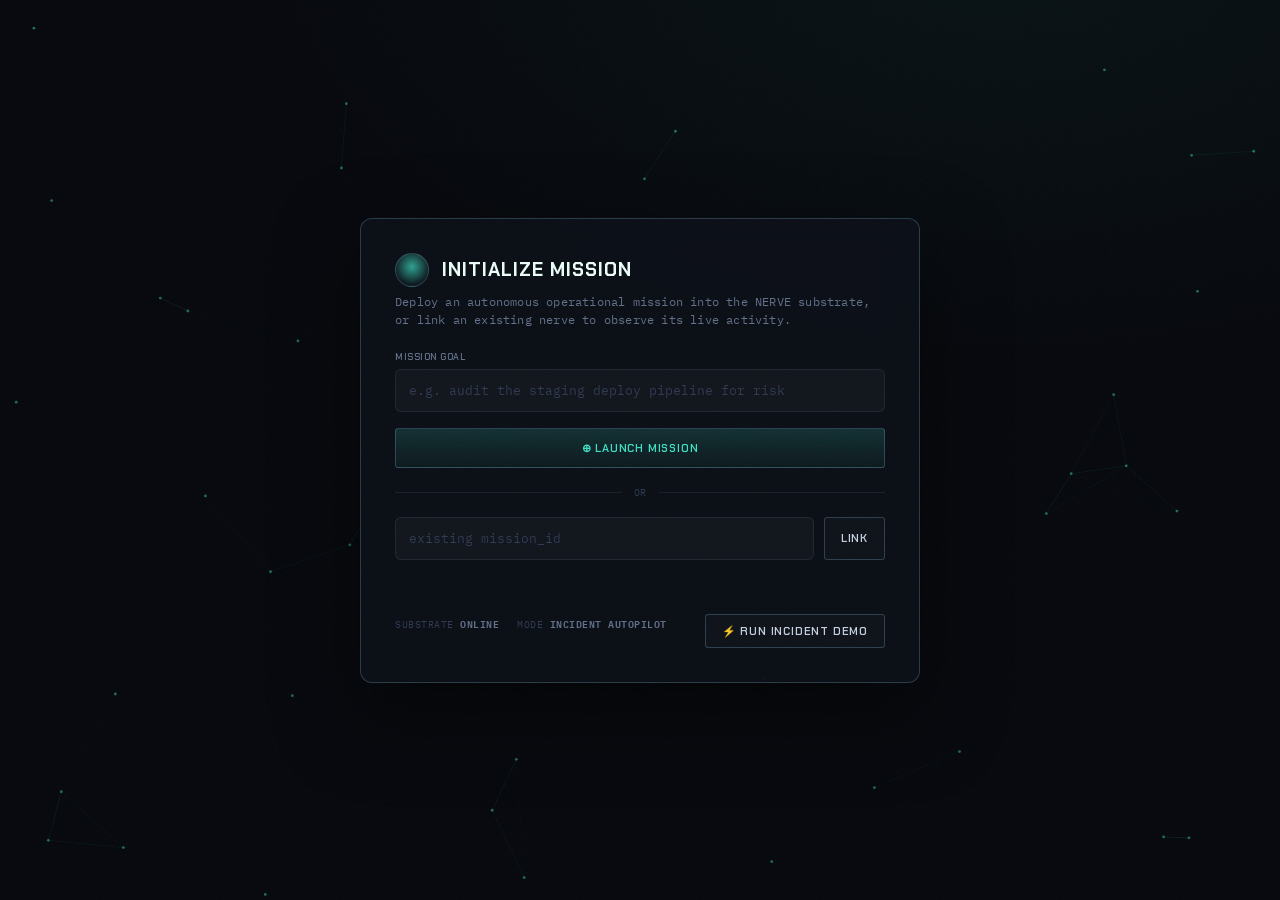
<file: dashboard/templates/live-classic.html>
<!DOCTYPE html>
<html lang="en">
<head>
  <meta charset="UTF-8" />
  <meta name="viewport" content="width=device-width, initial-scale=1.0" />
  <title>NERVE · Autonomous Operations Control</title>
  <link rel="icon" href="data:image/svg+xml,%3Csvg xmlns='http://www.w3.org/2000/svg' viewBox='0 0 32 32'%3E%3Ccircle cx='16' cy='16' r='6' fill='%233fe0c5'/%3E%3Ccircle cx='16' cy='16' r='12' fill='none' stroke='%233fe0c5' stroke-opacity='.4' stroke-width='1.5'/%3E%3C/svg%3E" />
  <link rel="preconnect" href="https://fonts.googleapis.com" />
  <link rel="preconnect" href="https://fonts.gstatic.com" crossorigin />
  <link href="https://fonts.googleapis.com/css2?family=Chakra+Petch:wght@400;500;600;700&family=IBM+Plex+Mono:wght@400;500;600&display=swap" rel="stylesheet" />
  <style>
    :root {
      --void: #06080d;
      --ink: #c4d0df;
      --mute: #62718a;
      --faint: #2f3a52;
      --nerve: #3fe0c5;      /* brand / teal-mint */
      --synapse: #9d8bff;    /* firing / agents */
      --vital: #56e39f;      /* success */
      --caution: #ffb454;    /* pending */
      --alert: #ff5d72;      /* critical */
      --hair: rgba(120,160,200,.12);
      --hair-bright: rgba(120,180,210,.28);
      --panel: rgba(15,20,30,.62);
      --panel-solid: #0c1018;
      --disp: "Chakra Petch", sans-serif;
      --mono: "IBM Plex Mono", ui-monospace, monospace;
    }
    * { box-sizing: border-box; }
    html, body { height: 100%; margin: 0; }
    body {
      background:
        radial-gradient(1200px 700px at 78% -8%, rgba(63,224,197,.05), transparent 62%),
        var(--void);
      color: var(--ink); font-family: var(--mono); font-size: 13px; overflow: hidden;
      -webkit-font-smoothing: antialiased; letter-spacing: .2px;
    }
    /* Ambient neural field + grain sit at the very back */
    #neuralField { position: fixed; inset: 0; z-index: 0; pointer-events: none; opacity: .9; }
    body::after {
      content: ""; position: fixed; inset: 0; z-index: 9000; pointer-events: none; opacity: .035;
      background-image: url("data:image/svg+xml,%3Csvg xmlns='http://www.w3.org/2000/svg' width='120' height='120'%3E%3Cfilter id='n'%3E%3CfeTurbulence type='fractalNoise' baseFrequency='.9' numOctaves='2'/%3E%3C/filter%3E%3Crect width='100%25' height='100%25' filter='url(%23n)'/%3E%3C/svg%3E");
    }
    ::selection { background: rgba(63,224,197,.28); color: #eafff9; }

    #app { position: relative; z-index: 1; height: 100vh; display: grid;
      grid-template-rows: 54px 88px minmax(0,1fr) 220px; grid-template-columns: minmax(0,1fr); }

    .eyebrow { font-family: var(--disp); font-weight: 600; font-size: 9.5px; letter-spacing: .4px;
      color: var(--mute); text-transform: uppercase; }
    .glow-dot { width: 7px; height: 7px; border-radius: 50%; background: var(--mute); flex-shrink: 0; }
    .glow-dot.on { background: var(--vital); box-shadow: 0 0 9px var(--vital); }
    .glow-dot.off { background: var(--alert); box-shadow: 0 0 9px var(--alert); animation: flick 1s steps(2) infinite; }
    @keyframes flick { 50% { opacity: .25; } }

    /* ───────── Command bar ───────── */
    header {
      grid-row: 1; position: relative; z-index: 60; display: flex; align-items: center; gap: 22px;
      padding: 0 22px; border-bottom: 1px solid var(--hair);
      background: linear-gradient(180deg, rgba(10,14,21,.92), rgba(10,14,21,.66));
      backdrop-filter: blur(10px);
    }
    .brand { display: flex; align-items: baseline; gap: 12px; }
    .wordmark { position: relative; font-family: var(--disp); font-weight: 700; font-size: 21px;
      letter-spacing: 2px; color: #eafdf8; padding-right: 2px; text-shadow: 0 0 16px rgba(63,224,197,.22); }
    .brand .tag { font-family: var(--disp); font-size: 9px; letter-spacing: .5px; color: var(--mute); }
    .brand .mark { width: 12px; height: 12px; border-radius: 50%; background: var(--nerve);
      box-shadow: 0 0 10px var(--nerve); position: relative; align-self: center; }
    .brand .mark::after { content: ""; position: absolute; inset: -5px; border-radius: 50%;
      border: 1px solid var(--nerve); opacity: .5; animation: ring 2.4s ease-out infinite; }
    @keyframes ring { 0% { transform: scale(.6); opacity: .7; } 100% { transform: scale(1.5); opacity: 0; } }

    .hdr-spacer { flex: 1; }
    .hdr-id { display: flex; align-items: center; gap: 10px; min-width: 0; }
    .hdr-id .k { color: var(--mute); font-size: 11px; }
    #sbId { color: var(--nerve); font-size: 12px; }
    #sbType { color: var(--ink); font-size: 11px; letter-spacing: 1px; }
    .status-badge { font-family: var(--disp); font-weight: 600; font-size: 11px; letter-spacing: .5px;
      padding: 4px 13px; border-radius: 2px; border: 1px solid currentColor; color: var(--mute);
      background: rgba(0,0,0,.25); white-space: nowrap; }
    .status-badge.planning, .status-badge.executing, .status-badge.replanning { color: var(--nerve); animation: bpulse 1.7s ease-in-out infinite; }
    .status-badge.resolved { color: var(--vital); }
    .status-badge.failed { color: var(--alert); }
    @keyframes bpulse { 0%,100% { box-shadow: 0 0 0 rgba(63,224,197,0); } 50% { box-shadow: 0 0 16px rgba(63,224,197,.55); } }

    .hdr-right { display: flex; align-items: center; gap: 18px; }
    .conn { display: flex; align-items: center; gap: 7px; }
    .conn-text { font-size: 9.5px; letter-spacing: .5px; color: var(--mute); }
    .conn-text.linked { color: var(--vital); } .conn-text.down { color: var(--alert); }

    /* dropdown */
    .dd { position: relative; }
    .dd-btn { display: flex; align-items: center; gap: 9px; font-family: var(--mono); font-size: 11px;
      letter-spacing: .4px; background: rgba(255,255,255,.03); color: var(--ink); border: 1px solid var(--hair);
      border-radius: 3px; padding: 7px 10px; max-width: 230px; cursor: pointer; outline: none;
      transition: border-color .16s, box-shadow .16s, background .16s; }
    .dd-btn:hover, .dd.open .dd-btn { border-color: var(--hair-bright); background: rgba(63,224,197,.06); }
    .dd-label { white-space: nowrap; overflow: hidden; text-overflow: ellipsis; min-width: 0; }
    .dd-caret { color: var(--nerve); font-size: 9px; flex-shrink: 0; transition: transform .16s; }
    .dd.open .dd-caret { transform: rotate(180deg); }
    .dd-id { color: var(--nerve); opacity: .85; }
    .dd-menu { position: absolute; top: calc(100% + 7px); right: 0; z-index: 200; margin: 0; padding: 5px;
      min-width: 220px; max-width: 300px; max-height: 340px; overflow-y: auto; list-style: none;
      background: rgba(10,14,21,.97); border: 1px solid var(--hair-bright); border-radius: 7px;
      box-shadow: 0 18px 50px rgba(0,0,0,.6); backdrop-filter: blur(14px); }
    .dd-item { display: flex; align-items: center; gap: 8px; font-size: 11px; letter-spacing: .3px; color: var(--ink);
      padding: 8px 10px; border-radius: 4px; cursor: pointer; white-space: nowrap; overflow: hidden;
      text-overflow: ellipsis; transition: background .12s, color .12s; }
    .dd-item:hover { background: rgba(63,224,197,.1); color: #eafff9; }
    .dd-item.sel { background: rgba(63,224,197,.16); color: var(--nerve); }
    .dd-item.sel::before { content: "▸ "; color: var(--nerve); }
    .dd-item.placeholder { color: var(--mute); }
    .dd-item.action { color: var(--nerve); border-top: 1px solid var(--hair); margin-top: 5px; padding-top: 9px; }

    .btn { font-family: var(--disp); font-weight: 600; font-size: 11px; letter-spacing: .8px; cursor: pointer;
      background: linear-gradient(180deg, rgba(63,224,197,.16), rgba(63,224,197,.05)); color: var(--nerve);
      border: 1px solid var(--hair-bright); padding: 9px 16px; border-radius: 3px;
      transition: box-shadow .18s, border-color .18s, transform .05s; white-space: nowrap; }
    .btn:hover { box-shadow: 0 0 22px rgba(63,224,197,.32); border-color: var(--nerve); }
    .btn:active { transform: translateY(1px); }
    .btn:disabled { opacity: .5; cursor: wait; }
    .btn.ghost { background: rgba(255,255,255,.02); color: var(--ink); }

    /* ───────── Vitals strip ───────── */
    .vitals { grid-row: 2; display: grid; grid-template-columns: repeat(4, minmax(0,1fr)) 2.1fr;
      gap: 12px; padding: 12px 18px; }
    .vcard { position: relative; background: var(--panel); border: 1px solid var(--hair); border-radius: 7px;
      padding: 11px 14px; display: flex; flex-direction: column; justify-content: center; gap: 6px;
      overflow: hidden; backdrop-filter: blur(8px); animation: rise .6s both; }
    .vcard .vlabel { display: flex; align-items: center; gap: 7px; }
    .vcard .vval { font-family: var(--disp); font-weight: 700; font-size: 22px; line-height: 1; color: var(--ink); }
    .vcard .vsub { font-size: 10px; color: var(--mute); }
    #vStatusVal.s-resolved { color: var(--vital); } #vStatusVal.s-failed { color: var(--alert); }
    #vStatusVal.s-planning, #vStatusVal.s-executing, #vStatusVal.s-replanning { color: var(--nerve); }
    .progress { height: 4px; background: rgba(120,160,200,.12); border-radius: 3px; overflow: hidden; margin-top: 2px; }
    .progress > i { display: block; height: 100%; width: 0; background: var(--nerve); box-shadow: 0 0 8px var(--nerve); transition: width .6s cubic-bezier(.4,0,.2,1); }

    /* ECG card */
    .ecg { grid-column: span 1; padding: 0; }
    .ecg .ecg-top { display: flex; align-items: center; justify-content: space-between; padding: 9px 14px 0; }
    .ecg svg { display: block; width: 100%; height: 46px; }
    .ecg .ecg-line { fill: none; stroke: var(--mute); stroke-width: 1.6; transition: stroke .5s; }
    .ecg-track { animation: ecgScroll 5s linear infinite; }
    @keyframes ecgScroll { to { transform: translateX(-240px); } }
    .pulse-active .ecg-line { stroke: var(--nerve); filter: drop-shadow(0 0 4px var(--nerve)); }
    .pulse-active .ecg-track { animation-duration: 2.1s; }
    .pulse-critical .ecg-line { stroke: var(--alert); filter: drop-shadow(0 0 5px var(--alert)); }
    .pulse-critical .ecg-track { animation-duration: 1.1s; }
    .pulse-ok .ecg-line { stroke: var(--vital); filter: drop-shadow(0 0 3px var(--vital)); }
    .ecg-fade { position: absolute; top: 0; right: 0; bottom: 0; width: 60px; pointer-events: none;
      background: linear-gradient(90deg, transparent, var(--void)); opacity: .5; }

    /* ───────── Main grid ───────── */
    main { grid-row: 3; display: grid; grid-template-columns: minmax(0,1fr) 372px; gap: 14px;
      padding: 0 18px; min-height: 0; min-width: 0; }
    .panel { position: relative; background: var(--panel); border: 1px solid var(--hair); border-radius: 9px;
      display: flex; flex-direction: column; min-height: 0; min-width: 0; overflow: hidden;
      backdrop-filter: blur(8px); animation: rise .6s both; }
    .panel-head { display: flex; align-items: center; gap: 10px; padding: 11px 15px; border-bottom: 1px solid var(--hair);
      font-family: var(--disp); font-weight: 600; font-size: 10.5px; letter-spacing: .6px; color: var(--ink);
      text-transform: uppercase; }
    .panel-head .ph-accent { width: 6px; height: 6px; border-radius: 50%; background: var(--nerve); box-shadow: 0 0 8px var(--nerve); }
    .panel-head .spacer { flex: 1; }
    .chip { font-family: var(--mono); font-size: 10px; background: rgba(63,224,197,.1); color: var(--nerve);
      border: 1px solid var(--hair); border-radius: 20px; padding: 1px 9px; }
    .rise-1 { animation-delay: .05s; } .rise-2 { animation-delay: .12s; } .rise-3 { animation-delay: .19s; } .rise-4 { animation-delay: .26s; }
    @keyframes rise { from { opacity: 0; transform: translateY(10px); } to { opacity: 1; transform: none; } }

    /* Synaptic mission map */
    #graphPanel { overflow: hidden; }
    #graphWrap { position: relative; flex: 1; min-height: 0; }
    #synapse { position: absolute; inset: 0; width: 100%; height: 100%; }
    .graph-empty { position: absolute; inset: 0; display: flex; flex-direction: column; align-items: center;
      justify-content: center; gap: 16px; color: var(--mute); text-align: center; }
    .graph-empty .core { width: 56px; height: 56px; border-radius: 50%;
      background: radial-gradient(circle at 50% 40%, rgba(63,224,197,.5), rgba(63,224,197,.05) 70%);
      border: 1px solid var(--hair-bright); animation: breathe 3.4s ease-in-out infinite; }
    @keyframes breathe { 0%,100% { transform: scale(.92); opacity: .6; } 50% { transform: scale(1.06); opacity: 1; } }
    .graph-empty .cap { font-family: var(--disp); font-size: 11px; letter-spacing: 1px; }
    .graph-legend { display: flex; gap: 16px; padding: 9px 15px; border-top: 1px solid var(--hair); flex-wrap: wrap; }
    .lg { display: flex; align-items: center; gap: 6px; font-size: 9.5px; letter-spacing: 1px; color: var(--mute); }
    .lg i { width: 8px; height: 8px; border-radius: 50%; }
    /* svg neuron + edge styling */
    .edge { fill: none; stroke: rgba(120,160,200,.16); stroke-width: 1.4; }
    .edge.hot { stroke: rgba(63,224,197,.3); }
    .pulse { fill: none; stroke-width: 2.2; stroke-linecap: round; stroke-dasharray: 5 220;
      animation: flow 2.2s linear infinite; opacity: .9; }
    @keyframes flow { from { stroke-dashoffset: 225; } to { stroke-dashoffset: 0; } }
    .neuron { cursor: default; }
    .neuron .halo { transition: opacity .4s; }
    .neuron .body { transition: fill .4s, stroke .4s; }
    .neuron .nid { font-family: var(--disp); font-weight: 700; font-size: 12px; fill: #06080d; text-anchor: middle; }
    .neuron .nrole { font-family: var(--disp); font-size: 6.5px; letter-spacing: .5px; fill: rgba(255,255,255,.85); text-anchor: middle; }
    .neuron.breathe { animation: nbreathe 3s ease-in-out infinite; transform-box: fill-box; transform-origin: center; }
    @keyframes nbreathe { 0%,100% { opacity: .85; } 50% { opacity: 1; } }
    .neuron.active .body { animation: nactive 1.4s ease-in-out infinite; transform-box: fill-box; transform-origin: center; }
    @keyframes nactive { 0%,100% { transform: scale(1); } 50% { transform: scale(1.12); } }
    .neuron.fire .halo { opacity: 1 !important; animation: nfire .7s ease-out; }
    @keyframes nfire { 0% { transform: scale(.6); opacity: 1; } 100% { transform: scale(2.1); opacity: 0; } }
    #graphTip { position: absolute; z-index: 30; pointer-events: none; max-width: 280px; opacity: 0;
      transform: translateY(4px); transition: opacity .12s, transform .12s;
      background: rgba(8,11,18,.97); border: 1px solid var(--hair-bright); border-radius: 6px; padding: 8px 10px;
      font-size: 11px; line-height: 1.45; color: var(--ink); box-shadow: 0 10px 30px rgba(0,0,0,.6); }
    #graphTip.show { opacity: 1; transform: none; }
    #graphTip .tt { font-family: var(--disp); letter-spacing: 1px; color: var(--nerve); font-size: 10px; }

    /* Right telemetry column */
    .rail { display: flex; flex-direction: column; gap: 14px; min-height: 0; }
    .rail .panel { flex: 0 0 auto; }
    #riskPanel { }
    .risk-body { padding: 14px 14px 16px; display: flex; flex-direction: column; align-items: center; }
    .gauge-wrap { position: relative; width: 168px; height: 168px; }
    .gauge-wrap svg { width: 100%; height: 100%; transform: rotate(-90deg); }
    #riskArc { transition: stroke-dashoffset .8s cubic-bezier(.4,0,.2,1), stroke .5s; }
    #riskDot { transition: cx .8s cubic-bezier(.4,0,.2,1), cy .8s cubic-bezier(.4,0,.2,1), fill .5s; }
    .gauge-center { position: absolute; inset: 0; display: flex; flex-direction: column; align-items: center; justify-content: center; }
    #riskNum { font-family: var(--disp); font-weight: 700; font-size: 40px; line-height: 1; color: var(--mute); text-shadow: 0 0 18px currentColor; }
    #riskLabel { font-family: var(--disp); font-size: 9px; letter-spacing: 1px; color: var(--mute); margin-top: 4px; }
    #riskBreakdown { width: 100%; margin-top: 14px; display: flex; flex-direction: column; gap: 7px; }
    .bk { display: flex; align-items: center; gap: 8px; font-size: 10px; color: var(--mute); }
    .bk .bk-k { width: 78px; text-transform: uppercase; letter-spacing: 1px; overflow: hidden; text-overflow: ellipsis; white-space: nowrap; }
    .bk .bk-bar { flex: 1; height: 5px; background: rgba(120,160,200,.12); border-radius: 3px; overflow: hidden; }
    .bk .bk-fill { height: 100%; background: var(--nerve); border-radius: 3px; transition: width .6s; }
    .bk .bk-v { width: 30px; text-align: right; color: var(--ink); }

    #approvalsCard.has-items { border-color: rgba(255,180,84,.45); box-shadow: 0 0 0 1px rgba(255,180,84,.12), 0 0 26px rgba(255,180,84,.14); animation: aglow 2s ease-in-out infinite; }
    @keyframes aglow { 50% { box-shadow: 0 0 0 1px rgba(255,180,84,.2), 0 0 34px rgba(255,180,84,.28); } }
    #approvalsCard.has-items .panel-head, #approvalsCard.has-items .ph-accent { color: var(--caution); }
    #approvalsCard.has-items .ph-accent { background: var(--caution); box-shadow: 0 0 8px var(--caution); }
    .approvals-list { padding: 11px; overflow-y: auto; display: flex; flex-direction: column; gap: 10px; max-height: 38vh; }
    .approval { border: 1px solid rgba(255,180,84,.34); border-radius: 7px; padding: 11px; background: rgba(255,180,84,.05); }
    .approval .atype { font-family: var(--disp); font-weight: 600; font-size: 10px; letter-spacing: .5px; color: var(--caution); text-transform: uppercase; }
    .approval .aid { color: var(--mute); font-size: 10px; margin-left: 7px; }
    .approval .adesc { color: var(--ink); margin: 7px 0 10px; line-height: 1.45; font-size: 11.5px; }
    .approval .btnrow { display: flex; gap: 8px; }
    .mini-btn { flex: 1; font-family: var(--disp); font-weight: 600; font-size: 10.5px; letter-spacing: 1px; padding: 8px;
      border-radius: 4px; cursor: pointer; background: transparent; transition: box-shadow .15s, background .15s; }
    .mini-btn.approve { color: var(--vital); border: 1px solid rgba(86,227,159,.5); }
    .mini-btn.approve:hover { box-shadow: 0 0 16px rgba(86,227,159,.4); background: rgba(86,227,159,.08); }
    .mini-btn.reject { color: var(--alert); border: 1px solid rgba(255,93,114,.5); }
    .mini-btn.reject:hover { box-shadow: 0 0 16px rgba(255,93,114,.4); background: rgba(255,93,114,.08); }
    .empty { color: var(--mute); font-size: 11px; padding: 13px 15px; }

    #failuresCard.has-items { border-color: rgba(255,93,114,.45); }
    #failuresCard.has-items .panel-head, #failuresCard.has-items .ph-accent { color: var(--alert); }
    #failuresCard.has-items .ph-accent { background: var(--alert); box-shadow: 0 0 8px var(--alert); }
    .failures-list { padding: 11px; display: flex; flex-direction: column; gap: 8px; overflow-y: auto; max-height: 26vh; }
    .failure { border: 1px solid rgba(255,93,114,.32); border-radius: 7px; padding: 8px 10px; background: rgba(255,93,114,.05); }
    .failure .frow { display: flex; justify-content: space-between; align-items: center; gap: 8px; }
    .failure .ftype { font-family: var(--disp); font-weight: 600; font-size: 10px; letter-spacing: 1px; color: var(--alert); text-transform: uppercase; }
    .failure .ftarget { color: var(--mute); font-size: 10px; }
    .sev-bar { height: 4px; background: rgba(255,93,114,.16); border-radius: 2px; margin-top: 7px; overflow: hidden; }
    .sev-fill { height: 100%; background: var(--alert); box-shadow: 0 0 8px var(--alert); }

    /* ───────── Activity feed (bottom) ───────── */
    #feedPanel { grid-row: 4; margin: 0 18px 16px; }
    .feed { flex: 1; overflow-y: auto; padding: 6px 14px 10px; }
    .feed-row { display: flex; gap: 13px; align-items: baseline; padding: 3px 0; line-height: 1.5;
      border-bottom: 1px solid rgba(120,160,200,.05); white-space: nowrap; }
    .feed-row .ts { color: var(--faint); flex-shrink: 0; font-size: 11px; }
    .feed-row .src { flex-shrink: 0; width: 124px; overflow: hidden; text-overflow: ellipsis; }
    .src-pill { font-family: var(--disp); font-size: 8.5px; letter-spacing: 1px; text-transform: uppercase;
      padding: 1px 7px; border-radius: 20px; border: 1px solid currentColor; opacity: .85; }
    .feed-row .evt { font-weight: 600; flex-shrink: 0; font-size: 11.5px; }
    .feed-row .pl { color: var(--mute); overflow: hidden; text-overflow: ellipsis; min-width: 0; flex: 1; font-size: 11px; }
    .feed-row.feed-new { animation: fnew .6s ease-out; }
    @keyframes fnew { 0% { transform: translateX(-10px); opacity: 0; background: rgba(63,224,197,.16); }
      100% { transform: none; opacity: 1; background: transparent; } }
    .feed .feed-row:first-child .evt::after { content: " ▌"; color: var(--nerve); animation: caret 1.1s steps(1) infinite; }
    @keyframes caret { 50% { opacity: 0; } }
    .ev-nerve { color: var(--nerve); } .ev-vital { color: var(--vital); } .ev-alert { color: var(--alert); }
    .ev-caution { color: var(--caution); } .ev-synapse { color: var(--synapse); } .ev-dim { color: var(--mute); }

    /* ───────── Launch ───────── */
    #launchView { grid-row: 1 / -1; display: flex; align-items: center; justify-content: center; padding: 24px 16px; overflow-y: auto; }
    .launch-box { width: 560px; max-width: 94vw; background: rgba(12,16,24,.86); border: 1px solid var(--hair-bright);
      border-radius: 12px; padding: 34px; box-shadow: 0 30px 80px rgba(0,0,0,.55); backdrop-filter: blur(14px); animation: rise .6s both; }
    .launch-box .lhead { display: flex; align-items: center; gap: 13px; margin-bottom: 6px; }
    .launch-box .lcore { width: 34px; height: 34px; border-radius: 50%;
      background: radial-gradient(circle at 50% 40%, rgba(63,224,197,.7), rgba(63,224,197,.04) 72%);
      border: 1px solid var(--hair-bright); animation: breathe 3s ease-in-out infinite; flex-shrink: 0; }
    .launch-box h1 { font-family: var(--disp); font-weight: 700; font-size: 19px; letter-spacing: 1px; color: #eafdf8; margin: 0; }
    .launch-box p.sub { color: var(--mute); margin: 0 0 22px; font-size: 12px; line-height: 1.5; }
    .field-label { font-family: var(--disp); font-weight: 600; font-size: 9px; letter-spacing: .5px; color: var(--mute); margin-bottom: 6px; text-transform: uppercase; }
    .inp { width: 100%; background: rgba(255,255,255,.03); border: 1px solid var(--hair); border-radius: 6px; color: #eafff9;
      font-family: var(--mono); font-size: 13px; padding: 12px 13px; outline: none; margin-bottom: 16px; transition: border-color .16s, box-shadow .16s; }
    .inp::placeholder { color: var(--faint); }
    .inp:focus { border-color: var(--nerve); box-shadow: 0 0 0 3px rgba(63,224,197,.1); }
    .btn-wide { width: 100%; justify-content: center; padding: 12px; }
    .divider { display: flex; align-items: center; gap: 12px; margin: 18px 0; color: var(--faint); font-size: 10px; letter-spacing: .5px; }
    .divider::before, .divider::after { content: ""; flex: 1; height: 1px; background: var(--hair); }
    .row { display: flex; gap: 10px; }
    #launchMsg { margin: 16px 0 0; font-size: 12px; min-height: 16px; }
    .launch-foot { margin-top: 22px; display: flex; gap: 18px; flex-wrap: wrap; }
    .lstat { font-size: 9.5px; letter-spacing: .5px; color: var(--faint); }
    .lstat b { color: var(--mute); font-weight: 600; }

    .hidden { display: none !important; }
    ::-webkit-scrollbar { width: 9px; height: 9px; }
    ::-webkit-scrollbar-thumb { background: rgba(63,224,197,.22); border-radius: 6px; }
    ::-webkit-scrollbar-thumb:hover { background: rgba(63,224,197,.4); }
    ::-webkit-scrollbar-track { background: transparent; }

    /* ───────── Responsive ───────── */
    @media (max-width: 1240px) { main { grid-template-columns: minmax(0,1fr) 330px; } .vitals { grid-template-columns: repeat(4, minmax(0,1fr)); } .ecg { display: none; } }
    @media (max-width: 980px) {
      body { overflow-y: auto; overflow-x: hidden; }
      #app { height: auto; min-height: 100dvh; grid-template-rows: auto auto auto auto; }
      .vitals { grid-template-columns: repeat(2, minmax(0,1fr)); }
      main { grid-template-columns: minmax(0,1fr); }
      #graphWrap { height: 52vh; min-height: 320px; }
      #feedPanel { height: 40vh; min-height: 240px; }
      .approvals-list { max-height: 46vh; } .failures-list { max-height: 30vh; }
      header { flex-wrap: wrap; padding: 10px 16px; row-gap: 9px; height: auto; }
      .hdr-id { order: 3; flex-basis: 100%; flex-wrap: wrap; row-gap: 7px; }
      .hdr-right { margin-left: auto; flex-wrap: wrap; justify-content: flex-end; gap: 12px; }
    }
    @media (max-width: 600px) {
      .vitals { grid-template-columns: 1fr 1fr; padding: 10px; gap: 9px; }
      main { padding: 0 10px; } #feedPanel { margin: 0 10px 12px; }
      .wordmark { font-size: 17px; letter-spacing: 1.5px; }
      .brand .tag { display: none; }
      .dd-btn { max-width: 150px; }
      .feed-row { flex-wrap: wrap; gap: 8px; } .feed-row .src { width: 96px; }
      .gauge-wrap { width: 150px; height: 150px; }
    }
    @media (pointer: coarse) { .mini-btn { padding: 12px; } .btn { padding: 12px 16px; } .dd-item { padding: 11px 12px; } }
    @media (prefers-reduced-motion: reduce) {
      *, body::after { animation: none !important; transition: none !important; }
    }
  </style>
</head>
<body>
  <canvas id="neuralField"></canvas>

  <div id="app">
  <!-- ───────── Launch ───────── -->
  <div id="launchView">
    <div class="launch-box">
      <div class="lhead"><div class="lcore"></div><h1>INITIALIZE MISSION</h1></div>
      <p class="sub">Deploy an autonomous operational mission into the NERVE substrate, or link an existing nerve to observe its live activity.</p>
      <div class="field-label">Mission Goal</div>
      <input id="goalInput" class="inp" placeholder="e.g. audit the staging deploy pipeline for risk" />
      <button id="launchBtn" class="btn btn-wide" onclick="launchMission()">⊕ LAUNCH MISSION</button>
      <div class="divider">OR</div>
      <div class="row">
        <input id="missionIdInput" class="inp" style="margin-bottom:0" placeholder="existing mission_id" />
        <button class="btn ghost" onclick="loadById()">LINK</button>
      </div>
      <p id="launchMsg"></p>
      <div class="launch-foot">
        <span class="lstat">SUBSTRATE <b>ONLINE</b></span>
        <span class="lstat">MODE <b>INCIDENT AUTOPILOT</b></span>
        <button class="btn ghost" style="margin-left:auto" id="demoBtnLaunch" onclick="startDemo()">⚡ RUN INCIDENT DEMO</button>
      </div>
    </div>
  </div>

  <!-- ───────── Mission view ───────── -->
  <div id="missionView" class="hidden" style="display:contents">
    <!-- Command bar -->
    <header>
      <div class="brand">
        <span class="mark"></span>
        <span class="wordmark">NERVE</span>
        <span class="tag">AUTONOMOUS OPS CONTROL</span>
      </div>
      <div class="hdr-spacer"></div>
      <div class="hdr-id">
        <span class="k">NERVE</span><span id="sbId">—</span>
        <span class="k">·</span><span id="sbType">—</span>
        <span id="sbStatus" class="status-badge">—</span>
      </div>
      <div class="hdr-spacer"></div>
      <div class="hdr-right">
        <div class="conn"><span id="connDot" class="glow-dot"></span><span id="connText" class="conn-text">—</span></div>
        <div id="missionDd" class="dd">
          <button type="button" id="missionDdBtn" class="dd-btn" aria-haspopup="listbox" aria-expanded="false" onclick="toggleDd(event)">
            <span id="missionDdLabel" class="dd-label">— mission —</span><span class="dd-caret">▾</span>
          </button>
          <ul id="missionDdMenu" class="dd-menu hidden" role="listbox"></ul>
        </div>
        <button id="demoBtn" class="btn" onclick="startDemo()">⚡ INCIDENT DEMO</button>
      </div>
    </header>

    <!-- Vitals -->
    <div class="vitals">
      <div class="vcard rise-1" id="vStatus">
        <div class="vlabel"><span class="eyebrow">Mission State</span></div>
        <div class="vval"><span id="vStatusVal">STANDBY</span></div>
        <div class="vsub" id="vElapsed">elapsed —</div>
      </div>
      <div class="vcard rise-2" id="vRisk">
        <div class="vlabel"><span class="eyebrow">Risk Index</span></div>
        <div class="vval" id="vRiskVal">—</div>
        <div class="vsub" id="vRiskLabel">no signal</div>
      </div>
      <div class="vcard rise-3" id="vTasks">
        <div class="vlabel"><span class="eyebrow">Neural Tasks</span></div>
        <div class="vval" id="vTasksVal">0</div>
        <div class="progress"><i id="vTasksBar"></i></div>
      </div>
      <div class="vcard rise-4" id="vAttn">
        <div class="vlabel"><span class="eyebrow">Needs Attention</span></div>
        <div class="vval"><span id="vApprovals">0</span> <span style="font-size:12px;color:var(--mute)">/ </span><span id="vFailures" style="color:var(--alert)">0</span></div>
        <div class="vsub">approvals / failures</div>
      </div>
      <div class="vcard ecg rise-4" id="ecgCard">
        <div class="ecg-top"><span class="eyebrow">System Pulse</span><span class="eyebrow" id="ecgState" style="color:var(--mute)">IDLE</span></div>
        <svg viewBox="0 0 480 46" preserveAspectRatio="none" aria-hidden="true">
          <g class="ecg-track">
            <path class="ecg-line" d="M0 23 H30 l6 -2 6 4 5 -16 6 30 6 -16 6 0 H100 l6 -2 6 4 5 -16 6 30 6 -16 6 0 H170 l6 -2 6 4 5 -16 6 30 6 -16 6 0 H240" />
            <path class="ecg-line" d="M240 23 H270 l6 -2 6 4 5 -16 6 30 6 -16 6 0 H340 l6 -2 6 4 5 -16 6 30 6 -16 6 0 H410 l6 -2 6 4 5 -16 6 30 6 -16 6 0 H480" />
          </g>
        </svg>
        <div class="ecg-fade"></div>
      </div>
    </div>

    <!-- Main: synaptic map + telemetry rail -->
    <main>
      <section id="graphPanel" class="panel rise-2">
        <div class="panel-head"><span class="ph-accent"></span> SYNAPTIC MISSION MAP <span class="spacer"></span>
          <span class="chip"><span id="taskCount">0</span> NEURONS</span></div>
        <div id="graphWrap">
          <svg id="synapse" preserveAspectRatio="xMidYMid meet"></svg>
          <div id="graphTip"></div>
          <div class="graph-empty" id="graphEmpty">
            <div class="core"></div>
            <div class="cap">AWAITING NEURAL ACTIVITY</div>
            <div style="font-size:10px;letter-spacing:.5px">INCIDENT AUTOPILOT · STANDBY</div>
          </div>
        </div>
        <div class="graph-legend">
          <span class="lg"><i style="background:var(--mute)"></i> PENDING</span>
          <span class="lg"><i style="background:var(--nerve);box-shadow:0 0 7px var(--nerve)"></i> ACTIVE</span>
          <span class="lg"><i style="background:var(--vital);box-shadow:0 0 7px var(--vital)"></i> COMPLETED</span>
          <span class="lg"><i style="background:var(--caution);box-shadow:0 0 7px var(--caution)"></i> RETRYING</span>
          <span class="lg"><i style="background:var(--alert);box-shadow:0 0 7px var(--alert)"></i> FAILED</span>
        </div>
      </section>

      <div class="rail">
        <section id="riskPanel" class="panel rise-3">
          <div class="panel-head"><span class="ph-accent"></span> RISK ASSESSMENT</div>
          <div class="risk-body">
            <div class="gauge-wrap">
              <svg viewBox="0 0 120 120">
                <circle cx="60" cy="60" r="52" fill="none" stroke="rgba(120,160,200,.1)" stroke-width="9" />
                <circle id="riskArc" cx="60" cy="60" r="52" fill="none" stroke="var(--vital)" stroke-width="9"
                        stroke-linecap="round" stroke-dasharray="326.73" stroke-dashoffset="326.73" />
                <circle id="riskDot" cx="112" cy="60" r="5" fill="var(--vital)" />
              </svg>
              <div class="gauge-center">
                <div id="riskNum">—</div>
                <div id="riskLabel">NO DATA</div>
              </div>
            </div>
            <div id="riskBreakdown"></div>
          </div>
        </section>

        <section id="approvalsCard" class="panel rise-3">
          <div class="panel-head"><span class="ph-accent"></span> PENDING APPROVALS <span class="spacer"></span>
            <span class="chip" id="approvalCount">0</span></div>
          <div id="actions" class="approvals-list"></div>
        </section>

        <section id="failuresCard" class="panel rise-4">
          <div class="panel-head"><span class="ph-accent"></span> ACTIVE FAILURES</div>
          <div id="failures" class="failures-list"></div>
        </section>
      </div>
    </main>

    <!-- Activity feed -->
    <section id="feedPanel" class="panel rise-4">
      <div class="panel-head"><span class="ph-accent"></span> AGENT ACTIVITY · LIVE TELEMETRY <span class="spacer"></span>
        <span class="eyebrow" style="color:var(--mute)">EVENT STREAM</span></div>
      <ul id="feed" class="feed" style="list-style:none;margin:0;"></ul>
    </section>
  </div>
  </div><!-- /#app -->

  <!-- The dashboard client is inline because the backend serves only this HTML
       (no /static mount). dashboard/static/main.js mirrors this script. -->
  <script>
    "use strict";
    const POLL_FALLBACK_MS = 10000;   // used only while the WebSocket is down
    const RECONNECT_MAX_MS = 30000;
    const FEED_NOISE = new Set(["MCP_TOOL_CALLED", "MCP_TOOL_RESULT", "RESOLUTION_CHECK"]);
    const RISK_C = 326.73;            // 2π·52
    const ROLE_ABBR = { planner: "PLAN", execution: "EXEC", risk: "RISK", auditor: "AUDT" };

    let missionId = new URLSearchParams(location.search).get("mission");
    let currentMission = null, failures = [], lastTasks = [];
    let ws = null, wsAttempts = 0, wsReconnectTimer = null;
    let pollFallbackTimer = null, elapsedTimer = null, derivedTimer = null, derivedNeeds = new Set();

    /* ───────── known-mission registry (localStorage; no list API exists) ───────── */
    function getKnown() { try { return JSON.parse(localStorage.getItem("nerve_missions") || "[]"); } catch { return []; } }
    function addKnown(id, type) {
      const list = getKnown().filter((m) => m.id !== id);
      list.unshift({ id, type: type || "?" });
      localStorage.setItem("nerve_missions", JSON.stringify(list.slice(0, 25)));
      renderSelect();
    }
    function renderSelect() {
      const known = getKnown();
      const cur = known.find((m) => m.id === missionId);
      const label = document.getElementById("missionDdLabel");
      if (cur) label.innerHTML = `${escapeHtml(cur.type)} · <span class="dd-id">${escapeHtml(cur.id.slice(0, 8))}</span>`;
      else label.textContent = "— mission —";
      const items = [`<li role="option" class="dd-item placeholder ${missionId ? "" : "sel"}" onclick="ddPick('')">— mission —</li>`];
      known.forEach((m) => {
        const sel = m.id === missionId ? "sel" : "";
        items.push(`<li role="option" class="dd-item ${sel}" onclick="ddPick('${escapeHtml(m.id)}')">${escapeHtml(m.type)} · <span class="dd-id">${escapeHtml(m.id.slice(0, 8))}</span></li>`);
      });
      items.push(`<li role="option" class="dd-item action" onclick="ddPick('__launch__')">+ NEW / LINK…</li>`);
      document.getElementById("missionDdMenu").innerHTML = items.join("");
    }
    function toggleDd(e) { if (e) e.stopPropagation(); document.getElementById("missionDd").classList.contains("open") ? closeDd() : openDd(); }
    function openDd() {
      document.getElementById("missionDd").classList.add("open");
      document.getElementById("missionDdMenu").classList.remove("hidden");
      document.getElementById("missionDdBtn").setAttribute("aria-expanded", "true");
    }
    function closeDd() {
      document.getElementById("missionDd").classList.remove("open");
      document.getElementById("missionDdMenu").classList.add("hidden");
      document.getElementById("missionDdBtn").setAttribute("aria-expanded", "false");
    }
    function ddPick(v) { closeDd(); if (v === "__launch__") { showLaunch(); return; } if (v) boot(v); }
    document.addEventListener("click", (e) => { const dd = document.getElementById("missionDd"); if (dd && !dd.contains(e.target)) closeDd(); });
    document.addEventListener("keydown", (e) => { if (e.key === "Escape") closeDd(); });

    /* ───────── view switching + lifecycle ───────── */
    function setQuery(id) { history.replaceState(null, "", id ? `?mission=${id}` : location.pathname); }
    function showLaunch() {
      stopAll(); missionId = null; setQuery(null); renderSelect(); setConn(false, "offline");
      document.getElementById("missionView").classList.add("hidden");
      document.getElementById("launchView").classList.remove("hidden");
    }
    function showMission() {
      document.getElementById("launchView").classList.add("hidden");
      document.getElementById("missionView").classList.remove("hidden");
    }
    function stopAll() {
      if (elapsedTimer) clearInterval(elapsedTimer);
      if (wsReconnectTimer) clearTimeout(wsReconnectTimer);
      if (derivedTimer) clearTimeout(derivedTimer);
      elapsedTimer = wsReconnectTimer = derivedTimer = null;
      stopPollFallback(); closeWS();
    }
    function boot(id) {
      stopAll();
      missionId = id; setQuery(id); renderSelect(); showMission();
      wsAttempts = 0; failures = [];
      fetchState();                                  // one full render to seed all panels
      connectWS();                                   // then live updates over WebSocket
      elapsedTimer = setInterval(updateElapsed, 1000);
    }

    /* ───────── WebSocket transport (logic unchanged) ───────── */
    function wsUrl() { const proto = location.protocol === "https:" ? "wss" : "ws"; return `${proto}://${location.host}/ws/${missionId}`; }
    function connectWS() {
      closeWS();
      let socket;
      try { socket = new WebSocket(wsUrl()); } catch { scheduleReconnect(); return; }
      ws = socket;
      socket.onopen = () => { setConn(true); wsAttempts = 0; stopPollFallback(); };
      socket.onmessage = (m) => { try { handleEvent(JSON.parse(m.data)); } catch { /* ignore bad frame */ } };
      socket.onerror = () => { try { socket.close(); } catch {} };
      socket.onclose = () => { if (ws !== socket) return; ws = null; setConn(false); startPollFallback(); scheduleReconnect(); };
    }
    function closeWS() { if (!ws) return; ws.onopen = ws.onmessage = ws.onerror = ws.onclose = null; try { ws.close(); } catch {} ws = null; }
    function scheduleReconnect() {
      if (wsReconnectTimer || !missionId) return;
      const delay = Math.min(RECONNECT_MAX_MS, 1000 * Math.pow(2, wsAttempts)); wsAttempts++;
      setConn(false, `reconnect ${Math.round(delay / 1000)}s`);
      wsReconnectTimer = setTimeout(() => { wsReconnectTimer = null; connectWS(); }, delay);
    }
    function startPollFallback() { if (pollFallbackTimer) return; fetchState(); pollFallbackTimer = setInterval(fetchState, POLL_FALLBACK_MS); }
    function stopPollFallback() { if (pollFallbackTimer) clearInterval(pollFallbackTimer); pollFallbackTimer = null; }
    function setConn(connected, text) {
      const dot = document.getElementById("connDot"), label = document.getElementById("connText");
      if (connected) { dot.className = "glow-dot on"; label.textContent = "LINKED"; label.className = "conn-text linked"; }
      else { dot.className = "glow-dot off"; label.textContent = (text ? text : "reconnecting").toUpperCase(); label.className = "conn-text down"; }
    }

    /* ───────── incremental updates from a single event (dispatch unchanged) ───────── */
    function handleEvent(ev) {
      prependFeed(ev);
      switch (ev.event_type) {
        case "MISSION_STATUS_CHANGED":
          if (currentMission && ev.payload && ev.payload.to) {
            currentMission.status = ev.payload.to;
            if (["resolved", "failed"].includes(ev.payload.to)) currentMission.updated_at = ev.created_at;
            renderStatusBar(currentMission);
          }
          break;
        case "RISK_SCORE_UPDATED":
          if (ev.payload) renderRisk(ev.payload.overall, ev.payload.breakdown);
          break;
        case "FAILURE_INJECTED":
          if (ev.payload && ev.payload.type) { failures.push({ type: ev.payload.type, target: ev.payload.target, severity: ev.payload.severity }); renderFailures(failures); }
          break;
        case "FAILURE_CLEARED":
          if (ev.payload && ev.payload.type) { failures = failures.filter((f) => f.type !== ev.payload.type); renderFailures(failures); }
          break;
        case "ACTION_CREATED": case "ACTION_APPROVED": case "ACTION_REJECTED": case "ACTION_EXECUTED":
          scheduleDerivedRefresh("actions"); break;
        case "TASK_STARTED": case "TASK_COMPLETED": case "TASK_FAILED": case "TASK_RETRYING":
          if (ev.task_id) fireNeuron(ev.task_id);
          scheduleDerivedRefresh("tasks"); break;
      }
    }
    function scheduleDerivedRefresh(which) {
      derivedNeeds.add(which);
      if (derivedTimer) return;
      derivedTimer = setTimeout(async () => {
        derivedTimer = null;
        const needs = derivedNeeds; derivedNeeds = new Set();
        if (!missionId) return;
        try {
          const res = await fetch(`/missions/${missionId}`);
          if (!res.ok) return;
          const data = await res.json();
          if (needs.has("actions")) renderActions(data.pending_actions || []);
          if (needs.has("tasks")) renderTasks(data.tasks || []);
        } catch { /* transient */ }
      }, 300);
    }

    /* ───────── full state fetch (initial seed + disconnected fallback) ───────── */
    async function fetchState() {
      if (!missionId) return;
      let data;
      try {
        const res = await fetch(`/missions/${missionId}`);
        if (!res.ok) { setStatusBadge(res.status === 404 ? "not found" : "error " + res.status); return; }
        data = await res.json();
      } catch { return; }
      currentMission = data.mission;
      failures = (data.active_failures || []).slice();
      renderStatusBar(data.mission);
      renderRisk(data.risk, data.risk_breakdown);
      renderActions(data.pending_actions || []);
      renderFailures(failures);
      renderFeed(data.recent_events || []);
      renderTasks(data.tasks || []);
    }

    /* ───────── launchers ───────── */
    function setLoading(btn, txt) { if (!btn) return; btn.dataset.orig = btn.dataset.orig || btn.textContent; btn.disabled = true; btn.textContent = txt; }
    function resetButton(btn) { if (!btn) return; btn.disabled = false; if (btn.dataset.orig) btn.textContent = btn.dataset.orig; }
    function launchMsg(t, err) { const el = document.getElementById("launchMsg"); el.textContent = t; el.style.color = err ? "var(--alert)" : "var(--vital)"; }

    async function launchMission() {
      const goal = document.getElementById("goalInput").value.trim();
      if (!goal) return launchMsg("Enter a mission goal first.", true);
      const btn = document.getElementById("launchBtn"); setLoading(btn, "INITIALIZING…");
      try {
        const res = await fetch("/missions", { method: "POST", headers: { "Content-Type": "application/json" }, body: JSON.stringify({ goal, mission_type: "GENERAL" }) });
        if (!res.ok) throw new Error("HTTP " + res.status);
        const data = await res.json(); addKnown(data.mission_id, "GENERAL"); boot(data.mission_id);
      } catch (e) { launchMsg("Launch failed: " + e.message, true); resetButton(btn); }
    }
    async function startDemo() {
      const btn = document.getElementById("demoBtn") || document.getElementById("demoBtnLaunch"); setLoading(btn, "INITIALIZING…");
      try {
        const res = await fetch("/demo/start");
        if (!res.ok) throw new Error(res.status === 403 ? "DEMO_MODE is not enabled on the server." : "HTTP " + res.status);
        const data = await res.json();
        if (data.mission_id) { addKnown(data.mission_id, "INCIDENT_RESPONSE"); resetButton(btn); boot(data.mission_id); return; }
        resetButton(btn); launchMsg("Demo started — link by mission_id from the server log.", false); showLaunch();
      } catch (e) { resetButton(btn); showLaunch(); launchMsg("Could not start demo: " + e.message, true); }
    }
    function loadById() {
      const id = document.getElementById("missionIdInput").value.trim();
      if (!id) return launchMsg("Enter a mission_id.", true);
      addKnown(id, "?"); boot(id);
    }

    /* ───────── approvals ───────── */
    async function approve(id) {
      const who = prompt("Approve as:", "demo-operator"); if (!who) return;
      await fetch(`/actions/${id}/approve`, { method: "POST", headers: { "Content-Type": "application/json" }, body: JSON.stringify({ approved_by: who }) });
      scheduleDerivedRefresh("actions");
    }
    async function reject(id) {
      const who = prompt("Reject as:", "demo-operator"); if (!who) return;
      const reason = prompt("Reason:", "not the cause"); if (!reason) return;
      await fetch(`/actions/${id}/reject`, { method: "POST", headers: { "Content-Type": "application/json" }, body: JSON.stringify({ approved_by: who, reason }) });
      scheduleDerivedRefresh("actions");
    }

    /* ───────── status + vitals ───────── */
    function setStatusBadge(text) { const b = document.getElementById("sbStatus"); b.textContent = text.toUpperCase(); b.className = "status-badge"; }
    function setVCard(id, cls) { const el = document.getElementById(id); if (el) el.className = "vcard " + cls; }
    function renderStatusBar(m) {
      document.getElementById("sbId").textContent = m.mission_id.slice(0, 8);
      document.getElementById("sbType").textContent = m.mission_type;
      const b = document.getElementById("sbStatus"); b.textContent = m.status.toUpperCase(); b.className = "status-badge " + m.status;
      const sv = document.getElementById("vStatusVal"); sv.textContent = m.status.toUpperCase(); sv.className = "s-" + m.status;
      const active = ["planning", "executing", "replanning"].includes(m.status);
      setVCard("vStatus", active ? "is-nerve rise-1" : m.status === "resolved" ? "is-vital rise-1" : m.status === "failed" ? "is-alert rise-1" : "rise-1");
      updatePulse();
      updateElapsed();
    }
    function updateElapsed() {
      if (!currentMission) return;
      const start = parseUTC(currentMission.created_at);
      const terminal = ["resolved", "failed"].includes(currentMission.status);
      const end = terminal ? parseUTC(currentMission.updated_at) : Date.now();
      document.getElementById("vElapsed").textContent = "elapsed " + fmtElapsed(end - start);
    }
    function updatePulse() {
      const card = document.getElementById("ecgCard"); if (!card) return;
      const st = currentMission ? currentMission.status : "";
      const risk = currentMission ? currentMission._risk : null;
      let cls = "pulse-idle", label = "IDLE";
      if (st === "failed" || (risk != null && risk >= 0.7)) { cls = "pulse-critical"; label = "CRITICAL"; }
      else if (["planning", "executing", "replanning"].includes(st)) { cls = "pulse-active"; label = "ACTIVE"; }
      else if (st === "resolved") { cls = "pulse-ok"; label = "STABLE"; }
      card.className = "vcard ecg rise-4 " + cls;
      document.getElementById("ecgState").textContent = label;
    }

    /* ───────── risk instrument ───────── */
    function riskColor(r) { return r >= 0.7 ? "#ff5d72" : r >= 0.4 ? "#ffb454" : "#56e39f"; }
    function renderRisk(risk, breakdown) {
      const arc = document.getElementById("riskArc"), num = document.getElementById("riskNum"),
            lab = document.getElementById("riskLabel"), dot = document.getElementById("riskDot");
      if (currentMission) currentMission._risk = (risk == null ? null : risk);
      if (risk === null || risk === undefined) {
        arc.style.strokeDashoffset = RISK_C; arc.style.stroke = "rgba(120,160,200,.12)";
        dot.setAttribute("cx", 112); dot.setAttribute("cy", 60); dot.setAttribute("fill", "var(--faint)");
        num.textContent = "—"; num.style.color = "var(--mute)"; lab.textContent = "NO SIGNAL";
        document.getElementById("vRiskVal").textContent = "—"; document.getElementById("vRiskLabel").textContent = "no signal";
        setVCard("vRisk", "rise-2"); renderBreakdown(breakdown); updatePulse(); return;
      }
      const clamped = Math.max(0, Math.min(1, risk)), c = riskColor(risk);
      arc.style.strokeDashoffset = RISK_C * (1 - clamped); arc.style.stroke = c;
      const ang = (360 * clamped) * Math.PI / 180;
      dot.setAttribute("cx", (60 + 52 * Math.cos(ang)).toFixed(2));
      dot.setAttribute("cy", (60 + 52 * Math.sin(ang)).toFixed(2));
      dot.setAttribute("fill", c);
      const level = risk >= 0.7 ? "CRITICAL" : risk >= 0.4 ? "ELEVATED" : "NOMINAL";
      num.textContent = risk.toFixed(2); num.style.color = c; lab.textContent = level;
      document.getElementById("vRiskVal").textContent = risk.toFixed(2);
      document.getElementById("vRiskVal").style.color = c;
      document.getElementById("vRiskLabel").textContent = level.toLowerCase();
      setVCard("vRisk", (risk >= 0.7 ? "is-alert" : risk >= 0.4 ? "is-caution" : "is-vital") + " rise-2");
      renderBreakdown(breakdown); updatePulse();
    }
    function renderBreakdown(bk) {
      const el = document.getElementById("riskBreakdown");
      const entries = bk && typeof bk === "object" ? Object.entries(bk).filter(([, v]) => typeof v === "number") : [];
      if (!entries.length) { el.innerHTML = ""; return; }
      el.innerHTML = entries.slice(0, 5).map(([k, v]) => {
        const val = Math.max(0, Math.min(1, v));
        return `<div class="bk"><span class="bk-k">${escapeHtml(k)}</span>
          <span class="bk-bar"><span class="bk-fill" style="width:${Math.round(val * 100)}%;background:${riskColor(val)}"></span></span>
          <span class="bk-v">${val.toFixed(2)}</span></div>`;
      }).join("");
    }

    /* ───────── approvals + failures ───────── */
    function actionDescription(a) {
      const p = a.payload || {};
      switch (a.action_type) {
        case "gitlab_rollback": return `Roll back deployment ${p.deployment_id ?? "?"} (${p.sha || p.ref || "unknown"}) on ${p.environment || "production"} via rollback pipeline.`;
        case "gitlab_issue": return "File a GitLab incident issue documenting the anomaly.";
        case "gitlab_mr": return "Open a merge request to revert the change.";
        case "dynatrace_query": return "Run a Dynatrace query for additional signal.";
        case "human_approval_request": return "Manual approval requested before proceeding.";
        default: return `Execute action: ${a.action_type}.`;
      }
    }
    function renderActions(actions) {
      document.getElementById("approvalCount").textContent = actions.length;
      document.getElementById("vApprovals").textContent = actions.length;
      document.getElementById("approvalsCard").classList.toggle("has-items", actions.length > 0);
      setVCard("vAttn", (actions.length || failures.length) ? "is-caution rise-4" : "rise-4");
      const el = document.getElementById("actions");
      if (!actions.length) { el.innerHTML = '<div class="empty">// no actions awaiting approval</div>'; return; }
      el.innerHTML = "";
      actions.forEach((a) => {
        const card = document.createElement("div"); card.className = "approval";
        card.innerHTML =
          `<div><span class="atype">${escapeHtml(a.action_type)}</span><span class="aid">${escapeHtml(a.action_id.slice(0, 8))}</span></div>
           <div class="adesc">${escapeHtml(actionDescription(a))}</div>
           <div class="btnrow"><button class="mini-btn approve">✓ APPROVE</button><button class="mini-btn reject">✕ REJECT</button></div>`;
        card.querySelector(".approve").onclick = () => approve(a.action_id);
        card.querySelector(".reject").onclick = () => reject(a.action_id);
        el.appendChild(card);
      });
    }
    function renderFailures(list) {
      document.getElementById("failuresCard").classList.toggle("has-items", list.length > 0);
      document.getElementById("vFailures").textContent = list.length;
      const el = document.getElementById("failures");
      if (!list.length) { el.innerHTML = '<div class="empty">// all systems nominal</div>'; return; }
      el.innerHTML = list.map((f) => {
        const sev = Math.max(0, Math.min(1, Number(f.severity) || 0));
        return `<div class="failure">
          <div class="frow"><span class="ftype">${escapeHtml(f.type)}</span><span class="ftarget">${escapeHtml(f.target)} · ${sev.toFixed(2)}</span></div>
          <div class="sev-bar"><div class="sev-fill" style="width:${Math.round(sev * 100)}%"></div></div></div>`;
      }).join("");
    }

    /* ───────── feed ───────── */
    function feedClass(ev) {
      const t = ev.event_type || "";
      if (/FAIL/.test(t)) return "ev-alert";
      if (/RESOLVED|COMPLETED|ISSUE_CLOSED|APPROVED|EXECUTED/.test(t)) return "ev-vital";
      if (/RISK|REPLAN|FAILURE_|UNCERTAINTY/.test(t)) return "ev-caution";
      if (ev.source === "orchestrator") return "ev-nerve";
      if (ev.source === "user") return "ev-vital";
      if (ev.source === "agent") return "ev-synapse";
      if (ev.source === "failure_engine" || ev.source === "dynatrace_webhook") return "ev-caution";
      return "ev-dim";
    }
    function srcColor(src) {
      return { orchestrator: "var(--nerve)", agent: "var(--synapse)", user: "var(--vital)", failure_engine: "var(--alert)", mcp: "var(--mute)" }[src] || "var(--mute)";
    }
    function payloadPreview(ev) {
      const p = ev.payload || {};
      const keys = Object.keys(p).filter((k) => p[k] !== null && p[k] !== undefined && typeof p[k] !== "object");
      return keys.slice(0, 3).map((k) => `${k}=${String(p[k]).slice(0, 26)}`).join("  ");
    }
    function feedRow(ev) {
      const li = document.createElement("li"); li.className = "feed-row";
      const t = (ev.created_at || "").slice(11, 19);
      li.innerHTML =
        `<span class="ts">${escapeHtml(t)}</span>
         <span class="src"><span class="src-pill" style="color:${srcColor(ev.source)}">${escapeHtml(ev.source || "sys")}</span></span>
         <span class="evt ${feedClass(ev)}">${escapeHtml(ev.event_type || "")}</span>
         <span class="pl">${escapeHtml(payloadPreview(ev))}</span>`;
      return li;
    }
    function renderFeed(events) {
      const feed = document.getElementById("feed"); feed.innerHTML = "";
      events.filter((e) => !FEED_NOISE.has(e.event_type)).slice(0, 90).forEach((e) => feed.appendChild(feedRow(e)));
    }
    function prependFeed(ev) {
      if (FEED_NOISE.has(ev.event_type)) return;
      const feed = document.getElementById("feed");
      const row = feedRow(ev); row.classList.add("feed-new");
      feed.insertBefore(row, feed.firstChild);
      while (feed.children.length > 90) feed.removeChild(feed.lastChild);
    }

    /* ───────── synaptic mission map ───────── */
    function fireNeuron(taskId) {
      const g = document.querySelector(`#synapse g.neuron[data-task="${cssEsc(taskId)}"]`);
      if (g) { g.classList.remove("fire"); void g.getBoundingClientRect(); g.classList.add("fire"); }
    }
    function cssEsc(s) { return String(s).replace(/["\\]/g, "\\$&"); }
    function renderTasks(tasks) {
      lastTasks = tasks || [];
      document.getElementById("taskCount").textContent = lastTasks.length;
      const total = lastTasks.length, done = lastTasks.filter((t) => t.status === "completed").length;
      document.getElementById("vTasksVal").textContent = total ? `${done}/${total}` : "0";
      document.getElementById("vTasksBar").style.width = total ? Math.round(done / total * 100) + "%" : "0%";
      setVCard("vTasks", total ? "is-nerve rise-3" : "rise-3");
      const empty = document.getElementById("graphEmpty"), svg = document.getElementById("synapse");
      if (!total) { empty.classList.remove("hidden"); svg.innerHTML = ""; return; }
      empty.classList.add("hidden");
      drawSynapse(lastTasks);
    }
    function statusColor(s) {
      return { pending: "#62718a", in_progress: "#3fe0c5", completed: "#56e39f", failed: "#ff5d72", retrying: "#ffb454" }[s] || "#62718a";
    }
    function drawSynapse(tasks) {
      const byId = {}; tasks.forEach((t, i) => { t._n = i + 1; byId[t.task_id] = t; });
      const depthCache = {};
      const depth = (t, seen) => {
        if (depthCache[t.task_id] != null) return depthCache[t.task_id];
        seen = seen || new Set(); if (seen.has(t.task_id)) return 0; seen.add(t.task_id);
        const deps = (t.depends_on || []).map((d) => byId[d]).filter(Boolean);
        const d = deps.length ? 1 + Math.max(...deps.map((x) => depth(x, seen))) : 0;
        return depthCache[t.task_id] = d;
      };
      tasks.forEach((t) => depth(t));
      const layers = {}; let maxD = 0;
      tasks.forEach((t) => { const d = depthCache[t.task_id]; (layers[d] = layers[d] || []).push(t); maxD = Math.max(maxD, d); });
      const cols = maxD + 2;                                   // +1 core column, +1 padding
      const maxRows = Math.max(1, ...Object.values(layers).map((l) => l.length));
      const W = 1000, H = Math.max(300, maxRows * 120 + 60);
      const colX = (c) => 70 + c * ((W - 140) / Math.max(1, cols - 1));
      const rowY = (i, n) => (H / (n + 1)) * (i + 1);
      const pos = {}; // task_id -> {x,y}
      Object.keys(layers).forEach((d) => { layers[d].forEach((t, i) => { pos[t.task_id] = { x: colX(Number(d) + 1), y: rowY(i, layers[d].length) }; }); });
      const core = { x: colX(0), y: H / 2 };

      const edges = [], pulses = [], roots = [];
      tasks.forEach((t) => {
        const p = pos[t.task_id];
        const deps = (t.depends_on || []).map((d) => byId[d]).filter(Boolean);
        if (!deps.length) roots.push(t);
        deps.forEach((dep) => {
          const a = pos[dep.task_id]; if (!a) return;
          edges.push(edgePath(a, p, /(in_progress|completed)/.test(t.status)));
          if (t.status === "in_progress" || t.status === "completed") pulses.push(pulsePath(a, p, statusColor(t.status)));
        });
      });
      roots.forEach((t) => { const p = pos[t.task_id]; edges.push(edgePath(core, p, true)); pulses.push(pulsePath(core, p, "#3fe0c5")); });

      const neurons = tasks.map((t) => neuronSvg(pos[t.task_id], t)).join("");
      const coreSvg = `<g class="neuron breathe"><circle class="halo" cx="${core.x}" cy="${core.y}" r="26" fill="rgba(63,224,197,.12)"/>
        <circle cx="${core.x}" cy="${core.y}" r="15" fill="rgba(63,224,197,.18)" stroke="#3fe0c5" stroke-width="1.4"/>
        <text class="nrole" x="${core.x}" y="${core.y + 2}" style="fill:#bfffaf;font-size:7px">CORE</text></g>`;

      const svg = document.getElementById("synapse");
      svg.setAttribute("viewBox", `0 0 ${W} ${H}`);
      svg.innerHTML = `<g>${edges.join("")}</g><g>${pulses.join("")}</g>${coreSvg}${neurons}`;
      attachNeuronTips();
    }
    function edgePath(a, b, hot) {
      const mx = (a.x + b.x) / 2;
      return `<path class="edge${hot ? " hot" : ""}" d="M${a.x} ${a.y} C ${mx} ${a.y}, ${mx} ${b.y}, ${b.x} ${b.y}"/>`;
    }
    function pulsePath(a, b, color) {
      const mx = (a.x + b.x) / 2;
      return `<path class="pulse" stroke="${color}" d="M${a.x} ${a.y} C ${mx} ${a.y}, ${mx} ${b.y}, ${b.x} ${b.y}"/>`;
    }
    function neuronSvg(p, t) {
      const c = statusColor(t.status), active = t.status === "in_progress";
      const cls = "neuron breathe" + (active ? " active" : "");
      const role = ROLE_ABBR[t.agent_role] || (t.agent_role || "").slice(0, 4).toUpperCase();
      const tip = `${t.description || ""}|||${t.status}|||${(t.depends_on || []).length}`;
      return `<g class="${cls}" data-task="${escapeAttr(t.task_id)}" data-tip="${escapeAttr(tip)}">
        <circle class="halo" cx="${p.x}" cy="${p.y}" r="22" fill="${c}" opacity="${active ? .22 : .12}"/>
        <circle class="body" cx="${p.x}" cy="${p.y}" r="16" fill="${c}" stroke="rgba(255,255,255,.25)" stroke-width="1"/>
        <text class="nid" x="${p.x}" y="${p.y - 1}">${t._n}</text>
        <text class="nrole" x="${p.x}" y="${p.y + 9}">${escapeHtml(role)}</text></g>`;
    }
    function attachNeuronTips() {
      const tip = document.getElementById("graphTip"), wrap = document.getElementById("graphWrap");
      document.querySelectorAll("#synapse g.neuron[data-tip]").forEach((g) => {
        g.addEventListener("mousemove", (e) => {
          const parts = (g.getAttribute("data-tip") || "").split("|||");
          tip.innerHTML = `<div class="tt">TASK · ${parts[1] ? parts[1].toUpperCase() : ""}</div>${escapeHtml(parts[0] || "")}${Number(parts[2]) ? `<div style="color:var(--mute);margin-top:4px">${parts[2]} dependency(ies)</div>` : ""}`;
          const r = wrap.getBoundingClientRect();
          let x = e.clientX - r.left + 14, y = e.clientY - r.top + 14;
          x = Math.min(x, r.width - 290); tip.style.left = Math.max(6, x) + "px"; tip.style.top = y + "px";
          tip.classList.add("show");
        });
        g.addEventListener("mouseleave", () => tip.classList.remove("show"));
      });
    }

    /* ───────── ambient neural field (canvas) ───────── */
    function initNeuralField() {
      const cv = document.getElementById("neuralField"); if (!cv) return;
      const ctx = cv.getContext("2d");
      const reduce = window.matchMedia("(prefers-reduced-motion: reduce)").matches;
      let w, h, nodes = [], pulses = [], raf = null;
      function resize() {
        w = cv.width = Math.floor(innerWidth * devicePixelRatio);
        h = cv.height = Math.floor(innerHeight * devicePixelRatio);
        cv.style.width = innerWidth + "px"; cv.style.height = innerHeight + "px";
        const count = Math.min(70, Math.floor(innerWidth * innerHeight / 26000));
        nodes = Array.from({ length: count }, () => ({
          x: Math.random() * w, y: Math.random() * h,
          vx: (Math.random() - .5) * .12 * devicePixelRatio, vy: (Math.random() - .5) * .12 * devicePixelRatio
        }));
      }
      const LINK = 150 * devicePixelRatio;
      function step() {
        ctx.clearRect(0, 0, w, h);
        for (const n of nodes) {
          n.x += n.vx; n.y += n.vy;
          if (n.x < 0 || n.x > w) n.vx *= -1; if (n.y < 0 || n.y > h) n.vy *= -1;
        }
        for (let i = 0; i < nodes.length; i++) {
          for (let j = i + 1; j < nodes.length; j++) {
            const a = nodes[i], b = nodes[j], dx = a.x - b.x, dy = a.y - b.y, d = Math.hypot(dx, dy);
            if (d < LINK) {
              const o = (1 - d / LINK) * .22;
              ctx.strokeStyle = `rgba(63,224,197,${o.toFixed(3)})`; ctx.lineWidth = devicePixelRatio * .6;
              ctx.beginPath(); ctx.moveTo(a.x, a.y); ctx.lineTo(b.x, b.y); ctx.stroke();
            }
          }
        }
        for (const n of nodes) {
          ctx.fillStyle = "rgba(63,224,197,.5)";
          ctx.beginPath(); ctx.arc(n.x, n.y, 1.4 * devicePixelRatio, 0, 6.283); ctx.fill();
        }
        if (Math.random() < .03 && nodes.length > 1) {
          const a = nodes[(Math.random() * nodes.length) | 0], b = nodes[(Math.random() * nodes.length) | 0];
          if (a !== b && Math.hypot(a.x - b.x, a.y - b.y) < LINK * 1.6) pulses.push({ a, b, t: 0 });
        }
        for (let i = pulses.length - 1; i >= 0; i--) {
          const p = pulses[i]; p.t += .025; if (p.t >= 1) { pulses.splice(i, 1); continue; }
          const x = p.a.x + (p.b.x - p.a.x) * p.t, y = p.a.y + (p.b.y - p.a.y) * p.t;
          ctx.fillStyle = `rgba(157,139,255,${(1 - p.t) * .9})`;
          ctx.beginPath(); ctx.arc(x, y, 2.4 * devicePixelRatio, 0, 6.283); ctx.fill();
        }
        raf = requestAnimationFrame(step);
      }
      resize(); addEventListener("resize", resize);
      if (reduce) { step(); cancelAnimationFrame(raf); } else step();
    }

    /* ───────── helpers ───────── */
    function parseUTC(ts) { if (!ts) return Date.now(); return new Date(/[Z+]/.test(ts) ? ts : ts + "Z").getTime(); }
    function fmtElapsed(ms) { const s = Math.max(0, Math.floor(ms / 1000)); const m = Math.floor(s / 60); return (m ? m + "m " : "") + (s % 60) + "s"; }
    function escapeHtml(s) { return String(s == null ? "" : s).replace(/[&<>"]/g, (c) => ({ "&": "&amp;", "<": "&lt;", ">": "&gt;", '"': "&quot;" }[c])); }
    function escapeAttr(s) { return String(s == null ? "" : s).replace(/[&<>"']/g, (c) => ({ "&": "&amp;", "<": "&lt;", ">": "&gt;", '"': "&quot;", "'": "&#39;" }[c])); }

    /* ───────── init ───────── */
    initNeuralField();
    renderSelect();
    if (missionId) boot(missionId); else showLaunch();
  </script>
</body>
</html>
</file>
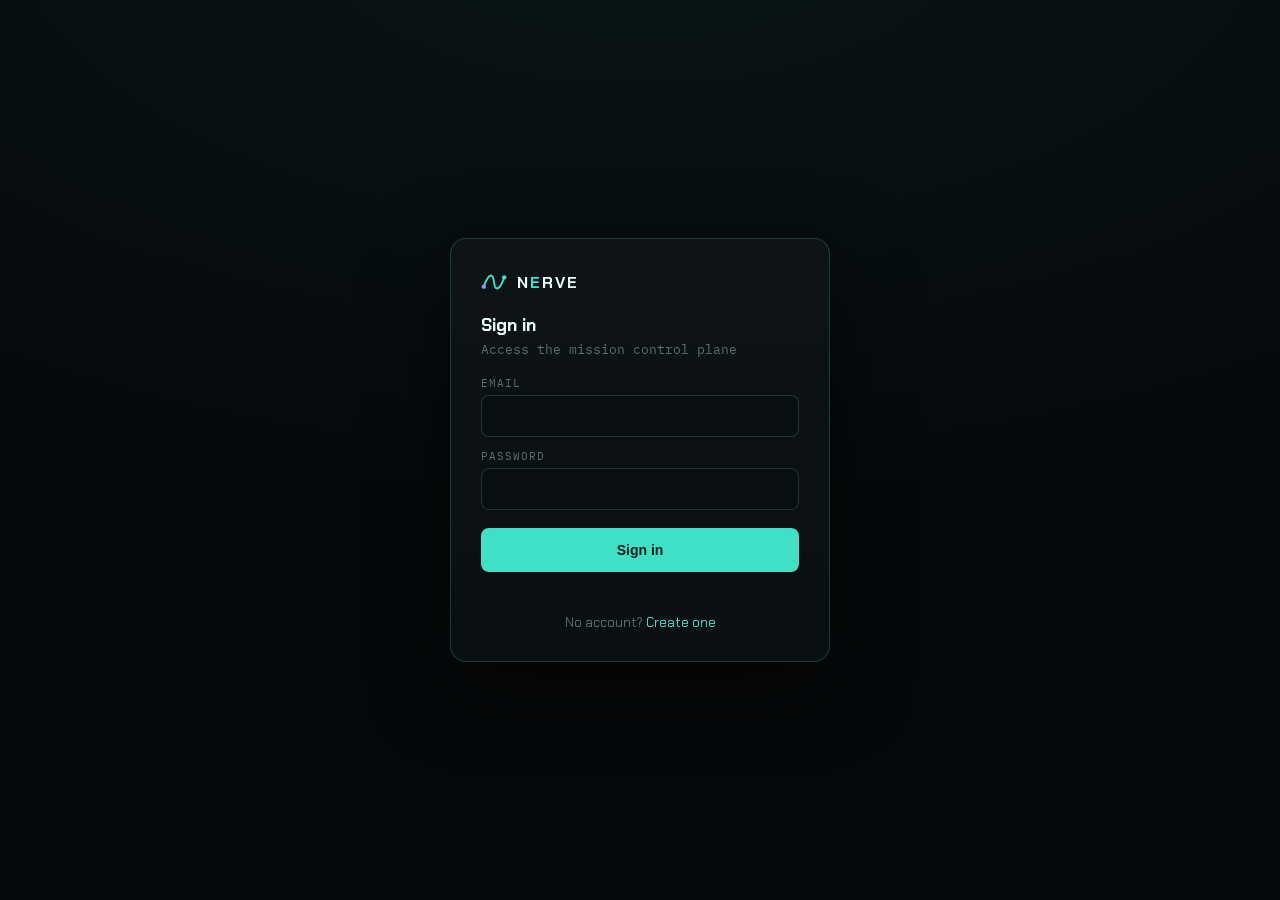
<file: dashboard/templates/login.html>
<!DOCTYPE html>
<html lang="en"><head>
<meta charset="UTF-8" /><meta name="viewport" content="width=device-width, initial-scale=1.0" />
<title>NERVE — Sign in</title>
<link href="https://fonts.googleapis.com/css2?family=Chakra+Petch:wght@500;600;700&family=IBM+Plex+Mono:wght@400;500&display=swap" rel="stylesheet" />
<style>
  *{box-sizing:border-box} body{margin:0;min-height:100vh;display:flex;align-items:center;justify-content:center;
    background:radial-gradient(1200px 600px at 50% -10%,rgba(63,224,197,.06),transparent),#06090b;
    font-family:'Chakra Petch',sans-serif;color:#eafdf8}
  .card{width:min(380px,92vw);background:linear-gradient(180deg,#0e1416,#0a0f11);border:1px solid rgba(63,224,197,.22);
    border-radius:16px;padding:30px;box-shadow:0 24px 80px rgba(0,0,0,.6)}
  .mark{display:flex;align-items:center;gap:10px;margin-bottom:18px}
  .mark .name{font-weight:700;letter-spacing:2px} .mark .name b{color:#3fe0c5}
  h1{font-size:18px;margin:0 0 4px} .sub{color:#5d6e6c;font-size:13px;margin-bottom:18px;font-family:'IBM Plex Mono',monospace}
  label{display:block;font-family:'IBM Plex Mono',monospace;font-size:11px;letter-spacing:1px;color:#5d6e6c;margin:12px 0 5px;text-transform:uppercase}
  input{width:100%;height:42px;padding:0 12px;background:#0a0f11;border:1px solid rgba(120,200,190,.2);border-radius:8px;color:#eafdf8;font-family:'IBM Plex Mono',monospace;font-size:14px}
  input:focus{outline:none;border-color:#3fe0c5}
  button{width:100%;height:44px;margin-top:18px;border:none;border-radius:8px;background:#3fe0c5;color:#04211c;font-weight:600;font-size:14px;cursor:pointer}
  button:hover{box-shadow:0 0 22px -4px #3fe0c5}
  .toggle{margin-top:16px;text-align:center;font-size:13px;color:#5d6e6c}
  .toggle a{color:#3fe0c5;cursor:pointer;text-decoration:none}
  .err{color:#ff6a72;font-size:12px;margin-top:10px;min-height:16px;font-family:'IBM Plex Mono',monospace}
</style></head>
<body>
  <div class="card">
    <div class="mark">
      <svg width="26" height="26" viewBox="0 0 28 28" fill="none"><path d="M3 19 C3 19 7 7 11 7 C15 7 13 21 17 21 C21 21 25 9 25 9" stroke="#3fe0c5" stroke-width="2" stroke-linecap="round"/><circle cx="3" cy="19" r="2.4" fill="#9d8bff"/><circle cx="25" cy="9" r="2.4" fill="#3fe0c5"/></svg>
      <span class="name">N<b>E</b>RVE</span>
    </div>
    <h1 id="title">Sign in</h1>
    <div class="sub" id="subtitle">Access the mission control plane</div>
    <form id="form" onsubmit="return submitForm(event)">
      <label>Email</label><input id="email" type="email" autocomplete="email" required />
      <label>Password</label><input id="password" type="password" autocomplete="current-password" required />
      <button id="submit" type="submit">Sign in</button>
      <div class="err" id="err"></div>
    </form>
    <div class="toggle" id="toggle">No account? <a onclick="setMode('signup')">Create one</a></div>
  </div>
<script>
  let mode = 'login';
  function setMode(m){ mode = m;
    document.getElementById('title').textContent = m==='login' ? 'Sign in' : 'Create account';
    document.getElementById('submit').textContent = m==='login' ? 'Sign in' : 'Sign up';
    document.getElementById('toggle').innerHTML = m==='login'
      ? "No account? <a onclick=\"setMode('signup')\">Create one</a>"
      : "Have an account? <a onclick=\"setMode('login')\">Sign in</a>";
    document.getElementById('err').textContent = '';
  }
  async function submitForm(e){ e.preventDefault();
    const email = document.getElementById('email').value.trim();
    const password = document.getElementById('password').value;
    const err = document.getElementById('err'); err.textContent = '';
    try {
      const res = await fetch('/auth/' + mode, { method:'POST', headers:{'Content-Type':'application/json'},
        body: JSON.stringify({ email, password }) });
      if (res.ok) { location.href = '/'; return false; }
      const d = await res.json().catch(()=>({}));
      err.textContent = d.detail || 'Something went wrong';
    } catch { err.textContent = 'Network error'; }
    return false;
  }
</script>
</body></html>
</file>
